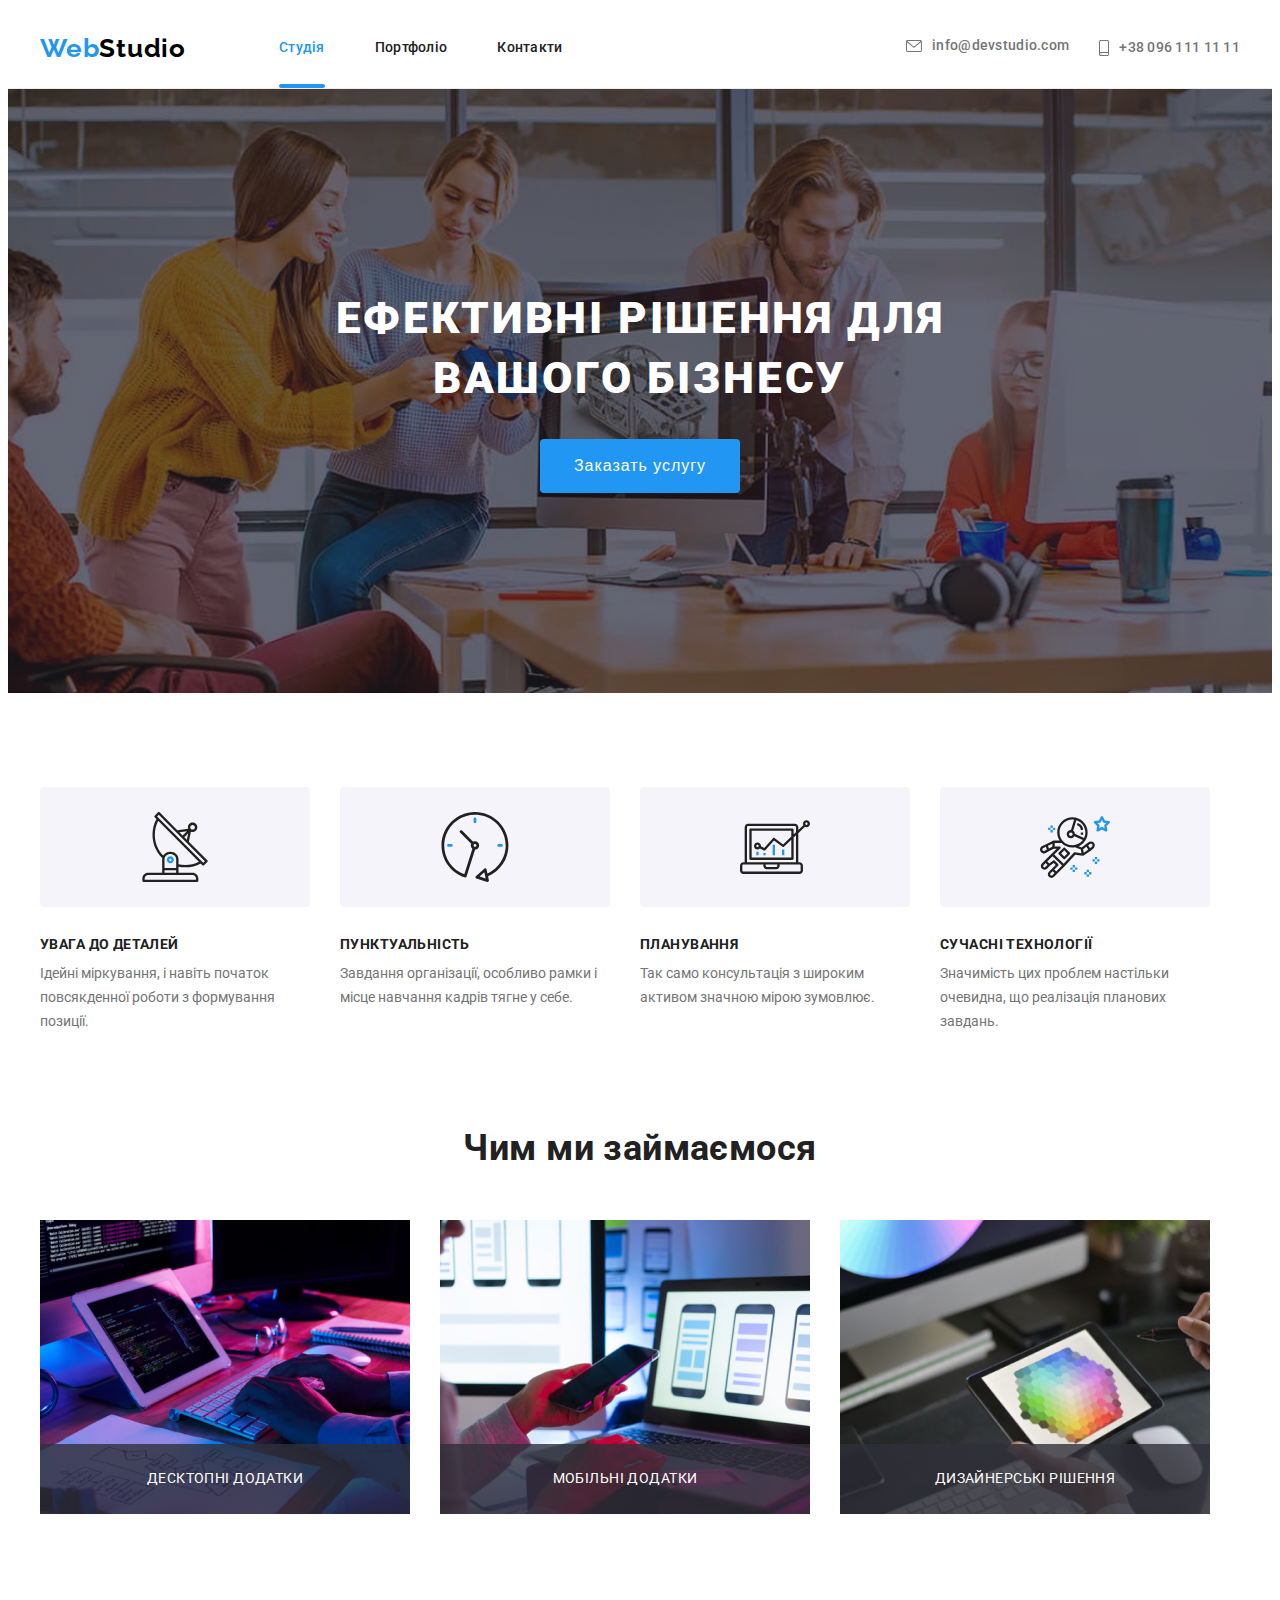
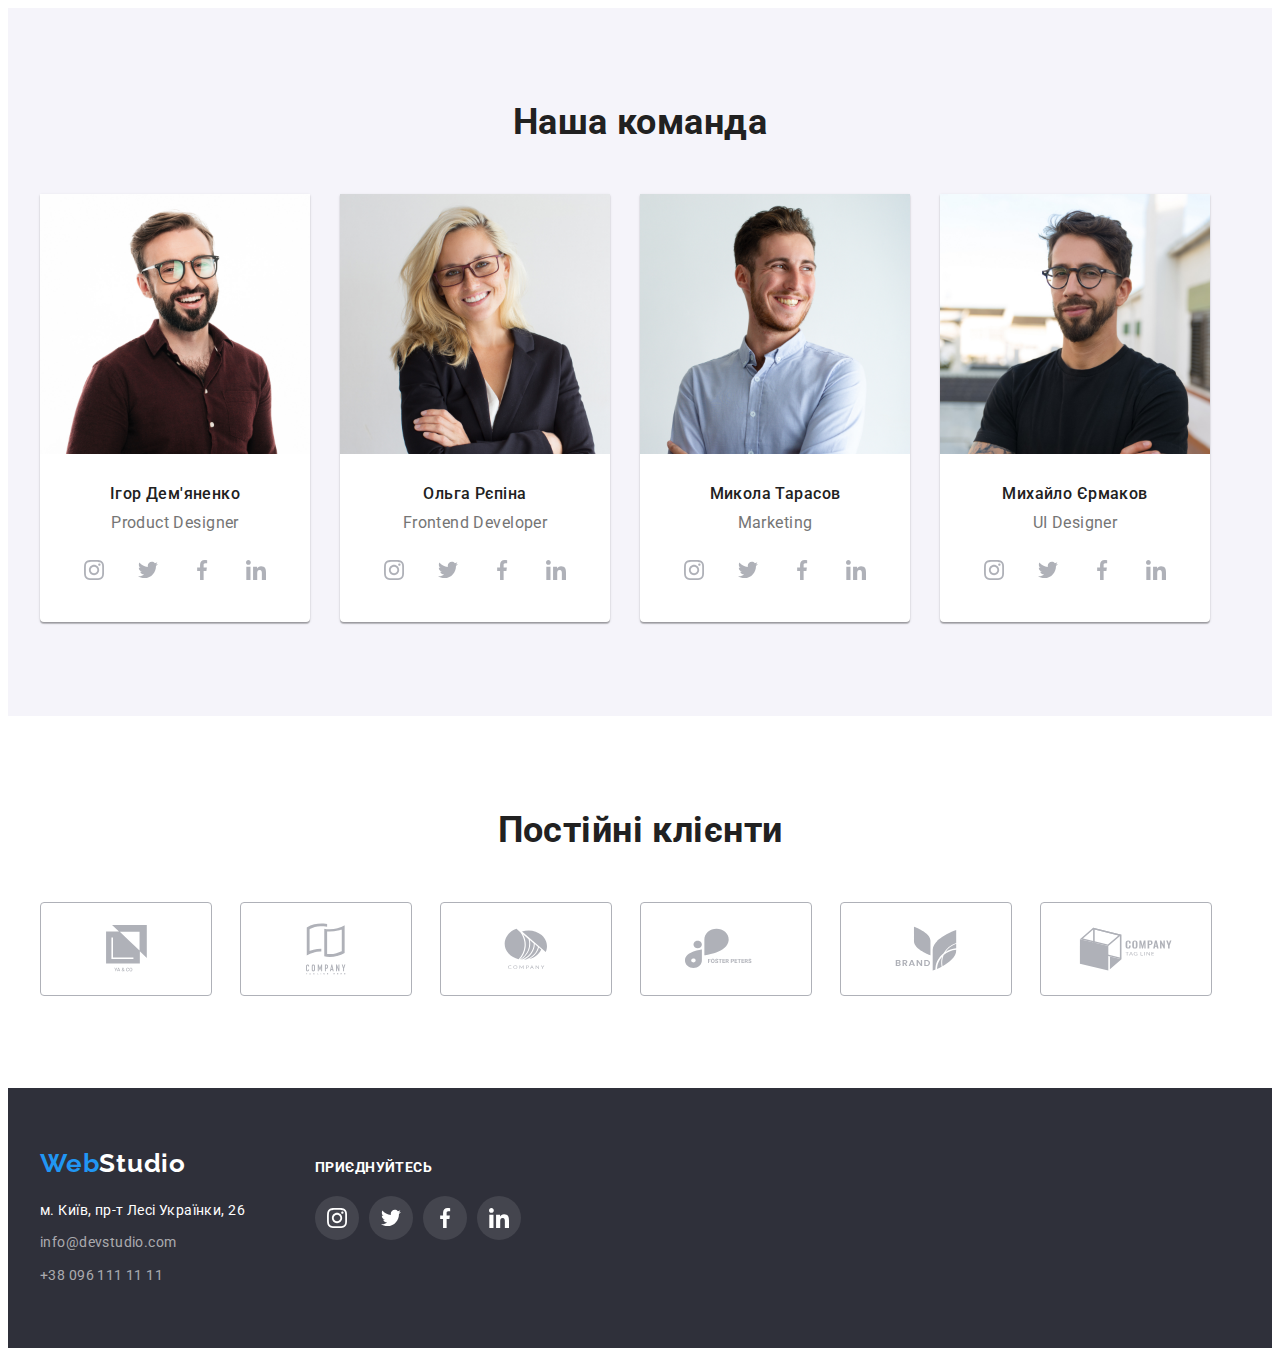
<file: index.html>
<!DOCTYPE html>
<html lang="uk">
  <head>
    <meta charset="UTF-8" />
    <meta http-equiv="X-UA-Compatible" content="IE=edge" />
    <meta name="viewport" content="width=device-width, initial-scale=1.0" />
    <title>WebStudio</title>
    <!--font famaly-->
    <link rel="preconnect" href="https://fonts.googleapis.com" />
    <link rel="preconnect" href="https://fonts.gstatic.com" crossorigin />
    <link
      href="https://fonts.googleapis.com/css2?family=Raleway:wght@700&family=Roboto:wght@400;500;700;900&display=swap"
      rel="stylesheet"
    />
    <link
      rel="stylesheet"
      href="https://cdnjs.cloudflare.com/ajax/libs/modern-normalize/1.1.0/modern-normalize.min.css"
      integrity="sha512-wpPYUAdjBVSE4KJnH1VR1HeZfpl1ub8YT/NKx4PuQ5NmX2tKuGu6U/JRp5y+Y8XG2tV+wKQpNHVUX03MfMFn9Q=="
      crossorigin="anonymous"
      referrerpolicy="no-referrer"
    />

    <!--style-->
    <link href="https://unpkg.com/aos@2.3.1/dist/aos.css" rel="stylesheet" />
    <link rel="stylesheet" href="./css/style.css" />
  </head>
  <body>
    <!--heder-->
    <header class="header">
      <div class="container nav-container">
        <nav class="header-nav">
          <a href="./index.html" class="heade-logo logo link"
            >Web<span class="header-accent">Studio</span></a
          >
          <ul class="header-nav-list list">
            <li class="header-nav-item">
              <a class="header-nav-link link current" href="">Студія</a>
            </li>
            <li class="header-nav-item">
              <a class="header-nav-link link .current" href="./portfolio.html"
                >Портфоліо</a
              >
            </li>
            <li class="header-nav-item">
              <a class="header-nav-link link" href="">Контакти</a>
            </li>
          </ul>
        </nav>

        <ul class="header-contacts list link">
          <li class="header-contacts-item">
            <a
              class="header-contacts-link link"
              href="mailto:info@devstudio.com"
            >
              <svg class="contact-icon" width="16" height="12">
                <use href="./images/icons.svg#icon-mail"></use>
              </svg>
              info@devstudio.com</a
            >
          </li>
          <li class="header-contacts-item">
            <a class="header-contacts-link link" href="tel:+380961111111"
              ><svg class="contact-icon" width="10" height="16">
                <use href="./images/icons.svg#icon-smartphone"></use>
              </svg>
              +38 096 111 11 11</a
            >
          </li>
        </ul>
      </div>
    </header>

    <!--hero-->
    <main>
      <section class="hero section">
        <div class="container">
          <h1 class="hero-title">Ефективні рішення для вашого бізнесу</h1>
          <button class="hero-btn" data-modal-open type="button">
            Заказать услугу
          </button>
        </div>
      </section>

      <!--benefits-->
      <section class="benefits section">
        <div class="container">
          <h2 class="visually-hidden">Переваги</h2>
          <ul class="benefits-list">
            <li class="benefits-item list">
              <div class="benefits-thumb">
                <svg class="benefits-icon" width="70" height="70">
                  <use href="./images/icons.svg#icon-antenna"></use>
                </svg>
              </div>
              <h3 class="benefits-title">УВАГА ДО ДЕТАЛЕЙ</h3>
              <p class="benefits-text">
                Ідейні міркування, і навіть початок повсякденної роботи з
                формування позиції.
              </p>
            </li>
            <li class="benefits-item list">
              <div class="benefits-thumb">
                <svg class="benefits-icon" width="70" height="70">
                  <use href="./images/icons.svg#icon-clock"></use>
                </svg>
              </div>
              <h3 class="benefits-title">ПУНКТУАЛЬНІСТЬ</h3>
              <p class="benefits-text">
                Завдання організації, особливо рамки і місце навчання кадрів
                тягне у себе.
              </p>
            </li>
            <li class="benefits-item list">
              <div class="benefits-thumb">
                <svg class="benefits-icon" width="70" height="70">
                  <use href="./images/icons.svg#icon-diagram"></use>
                </svg>
              </div>
              <h3 class="benefits-title">ПЛАНУВАННЯ</h3>
              <p class="benefits-text">
                Так само консультація з широким активом значною мірою зумовлює.
              </p>
            </li>
            <li class="benefits-item list">
              <div class="benefits-thumb">
                <svg class="benefits-icon" width="70" height="70">
                  <use href="./images/icons.svg#icon-astronaut"></use>
                </svg>
              </div>
              <h3 class="benefits-title">СУЧАСНІ ТЕХНОЛОГІЇ</h3>
              <p class="benefits-text">
                Значимість цих проблем настільки очевидна, що реалізація
                планових завдань.
              </p>
            </li>
          </ul>
        </div>
      </section>

      <!--activities-->
      <section class="activities section">
        <div class="container">
          <h2 class="section-title">Чим ми займаємося</h2>
          <ul class="activities-list list">
            <li class="activities-item">
              <img
                class="pictures"
                src="./images/img.jpg"
                alt="Ноутбук"
                width="370"
              />
              <div class="img-box">
                <p class="img-text">Десктопні додатки</p>
              </div>
            </li>
            <li class="activities-item">
              <img
                class="pictures"
                src="./images/img-2.jpg"
                alt="foto"
                width="370"
              />
              <div class="img-box">
                <p class="img-text">Мобільні додатки</p>
              </div>
            </li>
            <li class="activities-item">
              <img
                class="pictures"
                src="./images/img-3.jpg"
                alt="foto"
                width="370"
              />
              <div class="img-box">
                <p class="img-text">Дизайнерські рішення</p>
              </div>
            </li>
          </ul>
        </div>
      </section>

      <!--team-->
      <section class="team section">
        <div class="container">
          <h2 class="section-title">Наша команда</h2>
          <ul class="team-list">
            <li class="team-list-item list">
              <img
                class="pictures"
                src="./images/img-4.jpg"
                alt="Фото"
                width="270"
                height="260"
              />
              <div class="name-container">
                <h3 class="team-name">Ігор Дем'яненко</h3>
                <p class="team-list-post">Product Designer</p>
                <ul class="social-team-list">
                  <li class="social-team-item list">
                    <a class="social-team-link" href="">
                      <svg class="social-team-icon" width="20" height="20">
                        <use href="./images/icons.svg#icon-instagram"></use>
                      </svg>
                    </a>
                  </li>
                  <li class="social-team-item list">
                    <a class="social-team-link" href="">
                      <svg class="social-team-icon" width="20" height="20">
                        <use href="./images/icons.svg#icon-twitter"></use>
                      </svg>
                    </a>
                  </li>
                  <li class="social-team-item list">
                    <a class="social-team-link" href="">
                      <svg class="social-team-icon" width="20" height="20">
                        <use href="./images/icons.svg#icon-facebook"></use>
                      </svg>
                    </a>
                  </li>
                  <li class="social-team-item list">
                    <a class="social-team-link" href="">
                      <svg class="social-team-icon" width="20" height="20">
                        <use href="./images/icons.svg#icon-linkedin"></use>
                      </svg>
                    </a>
                  </li>
                </ul>
              </div>
            </li>
            <li class="team-list-item list">
              <img
                class="pictures"
                src="./images/img-5.jpg"
                alt="Фото"
                width="270"
                height="260"
              />
              <div class="name-container">
                <h3 class="team-name">Ольга Рєпіна</h3>
                <p class="team-list-post">Frontend Developer</p>
                <ul class="social-team-list">
                  <li class="social-team-item list">
                    <a class="social-team-link" href="">
                      <svg class="social-team-icon" width="20" height="20">
                        <use href="./images/icons.svg#icon-instagram"></use>
                      </svg>
                    </a>
                  </li>
                  <li class="social-team-item list">
                    <a class="social-team-link" href="">
                      <svg class="social-team-icon" width="20" height="20">
                        <use href="./images/icons.svg#icon-twitter"></use>
                      </svg>
                    </a>
                  </li>
                  <li class="social-team-item list">
                    <a class="social-team-link" href="">
                      <svg class="social-team-icon" width="20" height="20">
                        <use href="./images/icons.svg#icon-facebook"></use>
                      </svg>
                    </a>
                  </li>
                  <li class="social-team-item list">
                    <a class="social-team-link" href="">
                      <svg class="social-team-icon" width="20" height="20">
                        <use href="./images/icons.svg#icon-linkedin"></use>
                      </svg>
                    </a>
                  </li>
                </ul>
              </div>
            </li>
            <li class="team-list-item list">
              <img
                class="pictures"
                src="./images/img-6.jpg"
                alt="Фото"
                width="270"
                height="260"
              />
              <div class="name-container">
                <h3 class="team-name">Микола Тарасов</h3>
                <p class="team-list-post">Marketing</p>
                <ul class="social-team-list">
                  <li class="social-team-item list">
                    <a class="social-team-link" href="">
                      <svg class="social-team-icon" width="20" height="20">
                        <use href="./images/icons.svg#icon-instagram"></use>
                      </svg>
                    </a>
                  </li>
                  <li class="social-team-item list">
                    <a class="social-team-link" href="">
                      <svg class="social-team-icon" width="20" height="20">
                        <use href="./images/icons.svg#icon-twitter"></use>
                      </svg>
                    </a>
                  </li>
                  <li class="social-team-item list">
                    <a class="social-team-link" href="">
                      <svg class="social-team-icon" width="20" height="20">
                        <use href="./images/icons.svg#icon-facebook"></use>
                      </svg>
                    </a>
                  </li>
                  <li class="social-team-item list">
                    <a class="social-team-link" href="">
                      <svg class="social-team-icon" width="20" height="20">
                        <use href="./images/icons.svg#icon-linkedin"></use>
                      </svg>
                    </a>
                  </li>
                </ul>
              </div>
            </li>
            <li class="team-list-item list">
              <img
                class="pictures"
                src="./images/img-7.jpg"
                alt="Фото"
                width="270"
                height="260"
              />
              <div class="name-container">
                <h3 class="team-name">Михайло Єрмаков</h3>
                <p class="team-list-post">UI Designer</p>
                <ul class="social-team-list">
                  <li class="social-team-item list">
                    <a class="social-team-link" href="">
                      <svg class="social-team-icon" width="20" height="20">
                        <use href="./images/icons.svg#icon-instagram"></use>
                      </svg>
                    </a>
                  </li>
                  <li class="social-team-item list">
                    <a class="social-team-link" href="">
                      <svg class="social-team-icon" width="20" height="20">
                        <use href="./images/icons.svg#icon-twitter"></use>
                      </svg>
                    </a>
                  </li>
                  <li class="social-team-item list">
                    <a class="social-team-link" href="">
                      <svg class="social-team-icon" width="20" height="20">
                        <use href="./images/icons.svg#icon-facebook"></use>
                      </svg>
                    </a>
                  </li>
                  <li class="social-team-item list">
                    <a class="social-team-link" href="">
                      <svg class="social-team-icon" width="20" height="20">
                        <use href="./images/icons.svg#icon-linkedin"></use>
                      </svg>
                    </a>
                  </li>
                </ul>
              </div>
            </li>
          </ul>
        </div>
      </section>

      <!--clients-->
      <section class="section">
        <div class="container">
          <h2 class="section-title">Постійні клієнти</h2>
          <ul class="clients-list">
            <li class="client-item list">
              <a class="client-link" href="">
                <svg class="client-icon" width="41" height="46.7">
                  <use href="./images/icons.svg#icon-ya-co"></use>
                </svg>
              </a>
            </li>
            <li class="client-item list">
              <a class="client-link" href="">
                <svg class="client-icon" width="40" height="52">
                  <use href="./images/icons.svg#icon-comp-taghere"></use>
                </svg>
              </a>
            </li>
            <li class="client-item list">
              <a class="client-link" href="">
                <svg class="client-icon" width="43.46" height="41.18">
                  <use href="./images/icons.svg#icon-company"></use>
                </svg>
              </a>
            </li>
            <li class="client-item list">
              <a class="client-link" href="">
                <svg class="client-icon" width="84.44" height="40.62">
                  <use href="./images/icons.svg#icon-foster"></use>
                </svg>
              </a>
            </li>
            <li class="client-item list">
              <a class="client-link" href="">
                <svg class="client-icon" width="62.54" height="45.43">
                  <use href="./images/icons.svg#icon-brand"></use>
                </svg>
              </a>
            </li>
            <li class="client-item list">
              <a class="client-link" href="">
                <svg class="client-icon" width="93.79" height="43.93">
                  <use href="./images/icons.svg#icon-companytag"></use>
                </svg>
              </a>
            </li>
          </ul>
        </div>
      </section>
    </main>

    <!--footer-->
    <footer class="footer">
      <div class="container footer-container">
        <div class="address-container">
          <a class="footer-logo logo link" href="./index.html"
            >Web<span class="footer-accent">Studio</span></a
          >
          <address class="footer-address">
            <ul class="footer-address-list">
              <li class="footer-address-item list">
                <a
                  class="footer-address-link link"
                  href="https://goo.gl/maps/AXnockbYnUThMcNM7"
                  target="_blank"
                  rel="noopener noreferrer"
                  >м. Київ, пр-т Лесі Українки, 26</a
                >
              </li>
              <li class="footer-contacts-item list">
                <a
                  class="footer-contacts-link link"
                  href="mailto:info@devstudio.com"
                  >info@devstudio.com</a
                >
              </li>
              <li class="footer-contacts-item list">
                <a class="footer-contacts-link link" href="tel:+380961111111"
                  >+38 096 111 11 11</a
                >
              </li>
            </ul>
          </address>
        </div>

        <div class="soc-container">
          <h2 class="social-title">приєднуйтесь</h2>
          <ul class="social-list">
            <li class="social-item list">
              <a class="social-link" href="">
                <svg class="soc-icon" width="20" height="20">
                  <use href="./images/icons.svg#icon-instagram"></use>
                </svg>
              </a>
            </li>
            <li class="social-item list">
              <a class="social-link" href="">
                <svg class="soc-icon" width="20" height="20">
                  <use href="./images/icons.svg#icon-twitter"></use>
                </svg>
              </a>
            </li>
            <li class="social-item list">
              <a class="social-link" href="">
                <svg class="soc-icon" width="20" height="20">
                  <use href="./images/icons.svg#icon-facebook"></use>
                </svg>
              </a>
            </li>
            <li class="social-item list">
              <a class="social-link" href="">
                <svg class="soc-icon" width="20" height="20">
                  <use href="./images/icons.svg#icon-linkedin"></use>
                </svg>
              </a>
            </li>
          </ul>
        </div>
      </div>
    </footer>

    <!--modal-->
    <div class="backdrop is-hidden" data-modal>
      <div class="modal">
        <button type="button" class="modal-btn" data-modal-close>
          <svg class="modal-icon" width="18" height="18">
            <use href="./images/icons.svg#icon-close"></use>
          </svg>
        </button>
      </div>
    </div>
    <script src="./js/modal.js"></script>
    <script src="https://unpkg.com/aos@2.3.1/dist/aos.js"></script>
    <script>
      AOS.init();
    </script>
  </body>
</html>
</file>
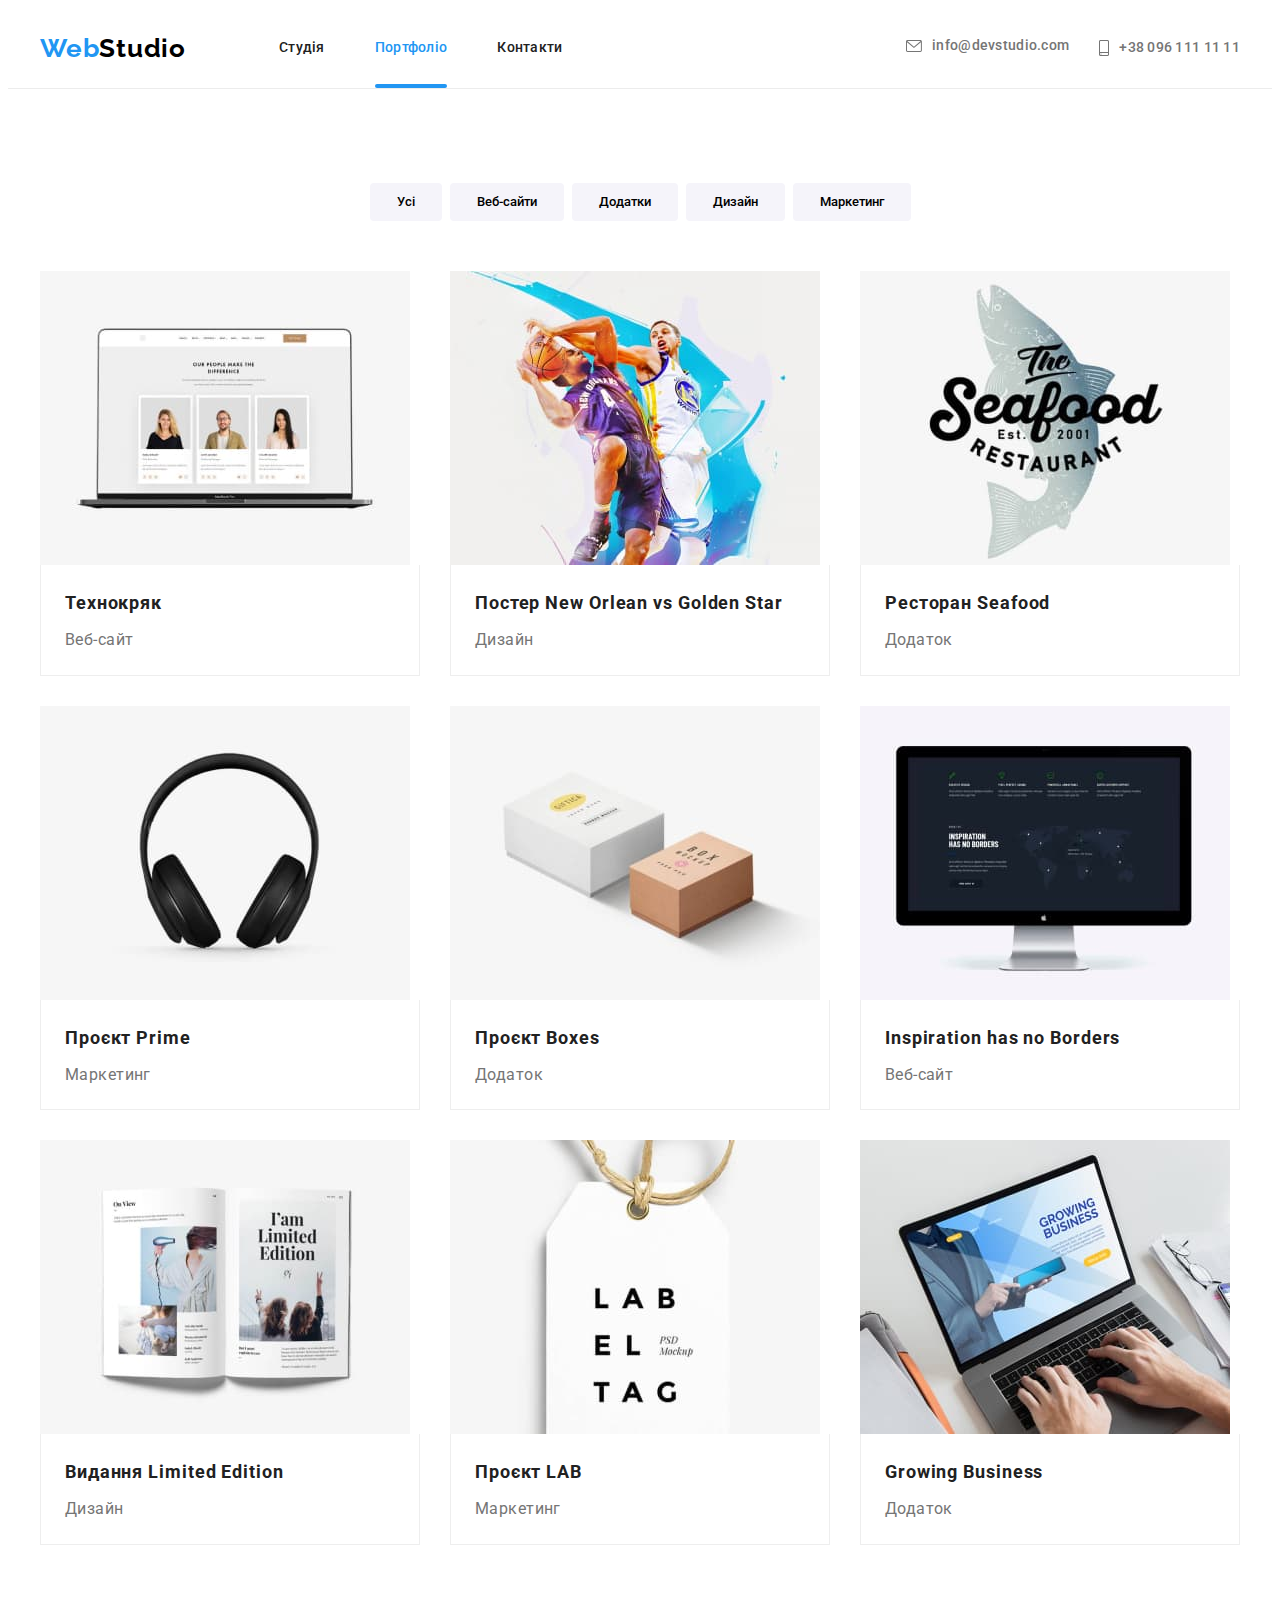
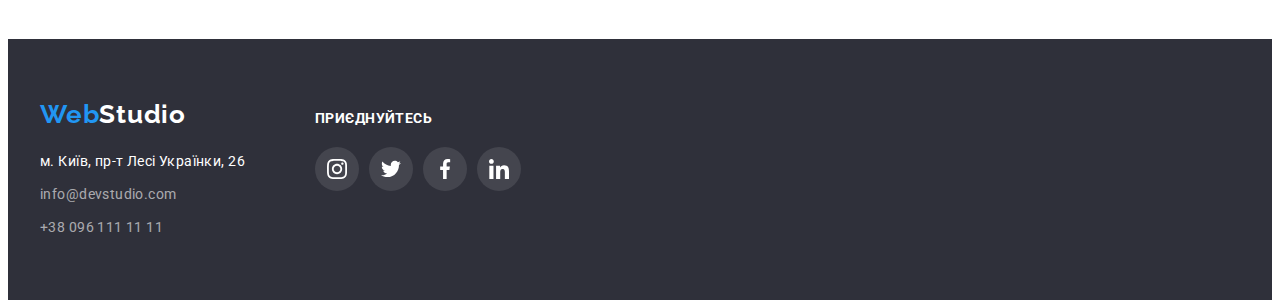
<file: portfolio.html>
<!DOCTYPE html>
<html lang="uk">
  <head>
    <meta charset="UTF-8" />
    <meta http-equiv="X-UA-Compatible" content="IE=edge" />
    <meta name="viewport" content="width=device-width, initial-scale=1.0" />
    <title>WebStudio</title>
    <!--font famaly-->
    <link rel="preconnect" href="https://fonts.googleapis.com" />
    <link rel="preconnect" href="https://fonts.gstatic.com" crossorigin />
    <link
      href="https://fonts.googleapis.com/css2?family=Raleway:wght@700&family=Roboto:wght@400;500;700;900&display=swap"
      rel="stylesheet"
    />
    <link
      rel="stylesheet"
      href="https://cdnjs.cloudflare.com/ajax/libs/modern-normalize/1.1.0/modern-normalize.min.css"
      integrity="sha512-wpPYUAdjBVSE4KJnH1VR1HeZfpl1ub8YT/NKx4PuQ5NmX2tKuGu6U/JRp5y+Y8XG2tV+wKQpNHVUX03MfMFn9Q=="
      crossorigin="anonymous"
      referrerpolicy="no-referrer"
    />

    <!--style-->
    <link rel="stylesheet" href="./css/style.css" />
  </head>
  <body>
    <!--heder-->
    <header class="header">
      <div class="container nav-container">
        <nav class="header-nav">
          <a href="./index.html" class="heade-logo logo link"
            >Web<span class="header-accent">Studio</span></a
          >
          <ul class="header-nav-list list">
            <li class="header-nav-item">
              <a class="header-nav-link link" href="./index.html">Студія</a>
            </li>
            <li class="header-nav-item">
              <a class="header-nav-link link current" href="./portfolio.html"
                >Портфоліо</a
              >
            </li>
            <li class="header-nav-item">
              <a class="header-nav-link link" href="">Контакти</a>
            </li>
          </ul>
        </nav>
        <ul class="header-contacts list link">
          <li class="header-contacts-item">
            <a
              class="header-contacts-link link"
              href="mailto:info@devstudio.com"
            >
              <svg class="contact-icon" width="16" height="12">
                <use href="./images/icons.svg#icon-mail"></use>
              </svg>
              info@devstudio.com</a
            >
          </li>
          <li class="header-contacts-item">
            <a class="header-contacts-link link" href="tel:+380961111111"
              ><svg class="contact-icon" width="10" height="16">
                <use href="./images/icons.svg#icon-smartphone"></use>
              </svg>
              +38 096 111 11 11</a
            >
          </li>
        </ul>
        </div>
      </div>
    </header>

    <!--main-->
    <main>
      <section class="portfolio section">
        <div class="container">
          <h1 class="visually-hidden">Фільтр</h1>
          <ul class="btn-list list">
            <li class="btn-item">
              <button class="portfolio-btn" type="button">Усі</button>
            </li>
            <li class="btn-item">
              <button class="portfolio-btn" type="button">Веб-сайти</button>
            </li>
            <li class="btn-item">
              <button class="portfolio-btn" type="button">Додатки</button>
            </li>
            <li class="btn-item">
              <button class="portfolio-btn" type="button">Дизайн</button>
            </li>
            <li class="btn-item">
              <button class="portfolio-btn" type="button">Маркетинг</button>
            </li>
          </ul>
          <ul class="portfolio-list list">
            <li class="portfolio-item">
              <a href="#" class="portfolio-link link">
                <div class="pictures-box">
                  <img
                  class="pictures"
                  src="./images/img-notebook.jpg"
                  alt="notebook"
                  width="370"
                  height="294"
                />
                <p class="pic-top-text">
                  Ресурс пропонує комплексні пропозиції 
                  з різним рівнем функціоналу та сервісів. 
                  Все це дозволить відвідувачу отримати вичерпні 
                  відомості про компанію чи приватну особу.</p>
                </div>                
                <div class="pic-container">
                  <h2 class="portfolio-list-title">Технокряк</h2>
                  <p class="portfolio-list-post">Веб-сайт</p>
                </div>
              </a>
            </li>
            <li class="portfolio-item">
              <a class="portfolio-link link" href="">
                <div class="pictures-box">
                  <img
                  class="pictures"
                  src="./images/img-bb.jpg"
                  alt="poster"
                  width="370"
                  height="294"
                />
                <p class="pic-top-text">
                  Ресурс пропонує комплексні пропозиції 
                  з різним рівнем функціоналу та сервісів. 
                  Все це дозволить відвідувачу отримати вичерпні 
                  відомості про компанію чи приватну особу.</p>
                </div>                
                <div class="pic-container">
                  <h2 class="portfolio-list-title">
                    Постер New Orlean vs Golden Star
                  </h2>
                  <p class="portfolio-list-post">Дизайн</p>
                </div>
              </a>
            </li>
            <li class="portfolio-item">
              <a class="portfolio-link link" href="">
                <div class="pictures-box">
                  <img
                  class="pictures"
                  src="./images/img-fish.jpg"
                  alt="Restoran-poster"
                  width="370"
                  height="294"
                />
                <p class="pic-top-text">
                  Ресурс пропонує комплексні пропозиції 
                  з різним рівнем функціоналу та сервісів. 
                  Все це дозволить відвідувачу отримати вичерпні 
                  відомості про компанію чи приватну особу.</p>
                </div>                
                <div class="pic-container">
                  <h2 class="portfolio-list-title">Ресторан Seafood</h2>
                  <p class="portfolio-list-post">Додаток</p>
                </div>
              </a>
            </li>
            <li class="portfolio-item">
              <a class="portfolio-link link" href="">
                <div class="pictures-box">
                  <img
                  class="pictures"
                  src="./images/img-earpieces.jpg"
                  alt="Наушники"
                  width="370"
                  height="294"
                />
                <p class="pic-top-text">
                  Ресурс пропонує комплексні пропозиції 
                  з різним рівнем функціоналу та сервісів. 
                  Все це дозволить відвідувачу отримати вичерпні 
                  відомості про компанію чи приватну особу.</p>
                </div>
                
                <div class="pic-container">
                  <h2 class="portfolio-list-title">Проєкт Prime</h2>
                  <p class="portfolio-list-post">Маркетинг</p>
                </div>
              </a>
            </li>
            <li class="portfolio-item">
              <a class="portfolio-link link" href="">
                <div class="pictures-box">
                  <img
                  class="pictures"
                  src="./images/img-box.jpg"
                  alt="Boxes"
                  width="370"
                  height="294"
                />
                <p class="pic-top-text">
                  Ресурс пропонує комплексні пропозиції 
                  з різним рівнем функціоналу та сервісів. 
                  Все це дозволить відвідувачу отримати вичерпні 
                  відомості про компанію чи приватну особу.</p>
                </div>
                
                <div class="pic-container">
                  <h2 class="portfolio-list-title">Проєкт Boxes</h2>
                  <p class="portfolio-list-post">Додаток</p>
                </div>
              </a>
            </li>
            <li class="portfolio-item">
              <a class="portfolio-link link" href="">
                <div class="pictures-box">
                  <img
                  class="pictures"
                  src="./images/img-monitor.jpg"
                  alt="Веб-сайт"
                  width="370"
                  height="294"
                />
                <p class="pic-top-text">
                  Ресурс пропонує комплексні пропозиції 
                  з різним рівнем функціоналу та сервісів. 
                  Все це дозволить відвідувачу отримати вичерпні 
                  відомості про компанію чи приватну особу.</p>
                </div>
                
                <div class="pic-container">
                  <h2 class="portfolio-list-title">
                    Inspiration has no Borders
                  </h2>
                  <p class="portfolio-list-post">Веб-сайт</p>
                </div>
              </a>
            </li>
            <li class="portfolio-item">
              <a class="portfolio-link link" href="">
                <div class="pictures-box">
                  <img
                  class="pictures"
                  src="./images/img-book.jpg"
                  alt="book"
                  width="370"
                  height="294"
                />
                <p class="pic-top-text">
                  Ресурс пропонує комплексні пропозиції 
                  з різним рівнем функціоналу та сервісів. 
                  Все це дозволить відвідувачу отримати вичерпні 
                  відомості про компанію чи приватну особу.</p>
                </div>
                
                <div class="pic-container">
                  <h2 class="portfolio-list-title">Видання Limited Edition</h2>
                  <p class="portfolio-list-post">Дизайн</p>
                </div>
              </a>
            </li>
            <li class="portfolio-item">
              <a class="portfolio-link link" href="">
                <div class="pictures-box">
                  <img
                  class="pictures"
                  src="./images/img-label.jpg"
                  alt="label"
                  width="370"
                  height="294"
                />
                <p class="pic-top-text">
                  Ресурс пропонує комплексні пропозиції 
                  з різним рівнем функціоналу та сервісів. 
                  Все це дозволить відвідувачу отримати вичерпні 
                  відомості про компанію чи приватну особу.</p>
                </div>
                
                <div class="pic-container">
                  <h2 class="portfolio-list-title">Проєкт LAB</h2>
                  <p class="portfolio-list-post">Маркетинг</p>
                </div>
              </a>
            </li>
            <li class="portfolio-item">
              <a class="portfolio-link link" href="">
                <div class="pictures-box">
                  <img
                  class="pictures"
                  src="./images/img-laptop.jpg"
                  alt="laptop"
                  width="370"
                  height="294"
                />
                <p class="pic-top-text">
                  Ресурс пропонує комплексні пропозиції 
                  з різним рівнем функціоналу та сервісів. 
                  Все це дозволить відвідувачу отримати вичерпні 
                  відомості про компанію чи приватну особу.</p>
                </div>
                
                <div class="pic-container">
                  <h2 class="portfolio-list-title">Growing Business</h2>
                  <p class="portfolio-list-post">Додаток</p>
                </div>
              </a>
            </li>
          </ul>
        </div>
      </section>
    </main>

    <!--footer-->
    <footer class="footer">
      <div class="container footer-container">
        <div class="address-container">
          <a class="footer-logo logo link" href="./index.html"
            >Web<span class="footer-accent">Studio</span></a
          >
          <address class="footer-address">
            <ul class="footer-address-list">
              <li class="footer-address-item list">
                <a
                  class="footer-address-link link"
                  href="https://goo.gl/maps/AXnockbYnUThMcNM7"
                  target="_blank"
                  rel="noopener noreferrer"
                  >м. Київ, пр-т Лесі Українки, 26</a
                >
              </li>
              <li class="footer-contacts-item list">
                <a
                  class="footer-contacts-link link"
                  href="mailto:info@devstudio.com"
                  >info@devstudio.com</a
                >
              </li>
              <li class="footer-contacts-item list">
                <a class="footer-contacts-link link" href="tel:+380961111111"
                  >+38 096 111 11 11</a
                >
              </li>
            </ul>
          </address>
        </div>

        <div class="soc-container">
          <h2 class="social-title">приєднуйтесь</h2>
          <ul class="social-list">
            <li class="social-item list">
              <a class="social-link" href="">
                <svg class="soc-icon" width="20" height="20">
                  <use href="./images/icons.svg#icon-instagram"></use>
                </svg>
              </a>
            </li>
            <li class="social-item list">
              <a class="social-link" href="">
                <svg class="soc-icon" width="20" height="20">
                  <use href="./images/icons.svg#icon-twitter"></use>
                </svg>
              </a>
            </li>
            <li class="social-item list">
              <a class="social-link" href="">
                <svg class="soc-icon" width="20" height="20">
                  <use href="./images/icons.svg#icon-facebook"></use>
                </svg>
              </a>
            </li>
            <li class="social-item list">
              <a class="social-link" href="">
                <svg class="soc-icon" width="20" height="20">
                  <use href="./images/icons.svg#icon-linkedin"></use>
                </svg>
              </a>
            </li>
          </ul>
        </div>
      </div>
    </footer>
  </body>
</html>
</file>
<file: css/style.css>
:root {
  --primary-text-color: #757575;
  --title-text-color: #212121;
  --btn-color: #2196F3;
  --background-color: #ffffff; 
  --company-color: #AFB1B8
}

p,
h1,
h2,
h3,
h4,
h5,
h6
{
margin: 0;
}

ul {
  margin: 0;
  padding-left: 0;
} 

body {
  background-color: var(--background-color);
  font-family: "Roboto", sans-serif;
  letter-spacing: 0.03em;
  font-size: 14px;
  color: var(--title-text-color);  
}

.link {
  text-decoration: none;
}

.list {
  list-style: none;
}

.container {
  width: 1200px;
  padding-left: 15px;
  padding-right: 15px;
  margin: 0 auto;   
}

.section {
  padding-top: 94px;
  padding-bottom: 94px;
}



.visually-hidden {
  position: absolute;
  white-space: nowrap;
  width: 1px;
  height: 1px;
  overflow: hidden;
  border: 0;
  padding: 0;
  clip: rect(0 0 0 0);
  clip-path: inset(50%);
  margin: -1px;
}

.logo {
    font-family: "Raleway", sans-serif;
    font-style: normal;
    font-weight: 700;
    font-size: 26px;
    line-height: 1.19;
    letter-spacing: 0.03em;
}

.section-title {    
    font-size: 36px;
    line-height: 1.16;
    text-align: center; 
    margin-bottom: 50px;
}

.pictures{
  display: block;
  max-width: 100%;
  height: auto;
}




/* --------------HEADER--------------- */

.header {  
  border-bottom: 1px solid #ECECEC; 
  box-sizing: border-box;
  /* padding-top: 24px;
  padding-bottom: 25px; */
}

.nav-container {
  display: flex;
  align-items: center;
}

.header-nav {   
  display: flex;
  align-items: center;
}

.heade-logo {  
  color: var(--btn-color);   
  margin-right: 93px;  
}

.header-accent {
  color: #000000;  
}

.header-nav-list{
  padding-top: 32px, 0;
  display: flex;
  align-items: center;
  gap: 50px;
  }

.contacts-container {
  margin-left: auto;
}

.header-contacts {
  display: flex;
}

.header-nav-item {
  position: relative;
  display: flex;
}

.header-nav-link {
  font-weight: 500;  
  line-height: 1.14;
  letter-spacing: 0.02em;
  color: var(--title-text-color);
  padding-top: 32px;
  padding-bottom: 32px;

  transition: color;
  transition-duration: 250ms;
  transition-timing-function: cubic-bezier(0.4, 0, 0.2, 1);
}

.contact-icon {
  fill: currentColor;
  align-items: center;
}


.header-nav-link:hover,
.header-nav-link:focus,
.current {
  color: var(--btn-color);
}

.current::after {
  content: '';
  position: absolute;
  bottom: 0;
  left: 0;
  width: 100%;
  height: 4px;
  background-color: var(--btn-color);
  border-radius: 4px;
}


.header-contacts {
  margin-left: auto;
  gap: 30px;
}

.header-contacts-link {
  font-weight: 500;  
  line-height: 1.14px;
  letter-spacing: 0.02em;
  color: var(--primary-text-color);
  display: flex;
  text-decoration: none;
  align-items: center;
  gap: 10px;

  transition: color;
  transition-duration: 250ms;
  transition-timing-function: cubic-bezier(0.4, 0, 0.2, 1);
}

.contact-icon:hover,
.contact-icon:focus,
.header-contacts-link:hover,
.header-contacts-link:focus {
  color: var(--btn-color);
}




/* --------------HERO--------------- */

.hero {
  padding: 200px 0;
  background-color: #2F303A;
  text-align: center;  
  background-image: linear-gradient(rgba(47, 48, 58, 0.4), 
  rgba(47, 48, 58, 0.4)), url(../images/Hero-pic.jpg);
  background-repeat: no-repeat;
  background-position: center;
  background-size: cover;
  max-width: 1600px;
  margin: 0 auto;
}

.hero-title {
  font-weight: 900;
  font-size: 44px;
  line-height: 1.36;
  text-align: center;
  letter-spacing: 0.06em;
  text-transform: uppercase;
  color: var(--background-color);  
  margin: auto;
  margin-bottom: 30px;
  width: 696px;
}

.hero-btn {  
  font-size: 16px;
  line-height: 1.87;
  display: flex;
  align-items: center;
  text-align: center;
  letter-spacing: 0.06em;
  color: var(--background-color);
  background-color: var(--btn-color);
  cursor: pointer;
  padding: 10px 32px;
  border-radius: 4px;
  border-color: transparent;  
  margin: auto;
  min-width: 160px;
}

/* --------------BENEFITS--------------- */

.benefits {  
}

.benefits-list {
  display: flex;
  gap: 30px;
}

.benefits-item {
  width: 270px;
}

.benefits-thumb {
  display: flex;
  align-items: center;
  justify-content: center;  
  height: 120px;
  background-color: #F5F4FA;
  margin-bottom: 30px;
  border-radius: 4px;
}


.benefits-title {
  font-size: 14px;
  line-height: 1.14;  
  text-transform: uppercase;  
  margin-bottom: 10px;
}

.benefits-text {  
  line-height: 1.71;  
  color: var(--primary-text-color);
  letter-spacing: normal;
}

/* --------------ACTIVITIES--------------- */

.activities {
  padding-top: 0;
}

.activities-item {
  position: relative;
  display: flex;
}


.activities-list {
  display: flex;  
  gap: 30px;
}

.img-box {
  display: flex;
  position: absolute;
  bottom: 0;
  width: 370px;
  height: 70px;
  justify-content: center;
  align-items: center;
  background-color: rgba(47, 48, 58, 0.8);
}

.img-text {   
  line-height: 1.42;
  text-align: center;  
  text-transform: uppercase;
  color: var(--background-color);
}

/* --------------TEAM-------------- */


.team {  
  background-color: #F5F4FA;
}


.team-list {
  display: flex;
  gap: 30px;
}

.team-list-item {  
  box-shadow: 0px 1px 3px rgba(0, 0, 0, 0.12), 
  0px 1px 1px rgba(0, 0, 0, 0.14), 
  0px 2px 1px rgba(0, 0, 0, 0.2);
  border-radius: 0px 0px 4px 4px;
  background-color: var(--background-color);
}

.name-container {
  padding: 30px 0;
}

.team-name {
  font-weight: 500;
  font-size: 16px;
  line-height: 1.19;
  margin-bottom: 10px;  
  text-align: center;
}

.team-list-post {
  font-size: 16px;
  line-height: 1.19;  
  color: var(--primary-text-color);
  text-align: center;
  margin-bottom: 16px;
}

.social-team-list {
  display: flex;
  gap: 10px;
  justify-content: center;
}

.social-team-link {
  display: flex;
  align-items: center;
  justify-content: center;
  width: 44px;
  height: 44px;
  border-radius: 50%;
  background-color: rgba(255, 255, 255, 0.1);

  transition-property: background-color;
  transition-duration: 250ms;
  transition-timing-function: cubic-bezier(0.4, 0, 0.2, 1); 
}

.social-team-icon {
  fill: var(--company-color);
  transition-property: fill;
  transition-duration: 250ms;
  transition-timing-function: cubic-bezier(0.4, 0, 0.2, 1);
}

.social-team-link:hover,
.social-team-link:focus {
  background-color: var(--btn-color);
}

.social-team-link:hover .social-team-icon,
.social-team-link:focus .social-team-icon {
  fill: var(--background-color);
}

/* --------------CLIENTS--------------- */

.section-title {
  margin-bottom: 50px;
  
}

.clients-list {
  display: flex;
  gap: 30px;
}

.client-item {
  width: 170px;
  height: 92px;    
}

.client-link {
  display: flex;
  align-items: center;
  justify-content: center;    
  width: 100%;
  height: 100%;    
  color: var(--company-color);
  border: 1px solid var(--company-color);
  border-radius: 4px;

  transition-property: color, border;
  transition-duration: 250ms;
  transition-timing-function: cubic-bezier(0.4, 0, 0.2, 1);
}

.client-link:hover,
.client-link:focus {
  color: var(--btn-color);
  border: 1px solid var(--btn-color);
}

.client-icon {  
  fill: currentColor;
}

/* --------------PORTFOLIO--------------- */
.btn-list {
  display: flex;
  justify-content: center;
  margin-bottom: 50px;
  gap: 8px;
}

.portfolio-btn {
  font-weight: 500;
  line-height: 1.63;
  text-align: center;  
  background-color: #F5F4FA;
  cursor: pointer;  
  font-family: inherit;
  border-color: transparent;
  border-radius: 4px;
  padding: 6px 25px;
  
  transition-property: color, background-color, box-shadow;
  transition-duration: 250ms;
  transition-timing-function: cubic-bezier(0.4, 0, 0.2, 1);
  }



  .portfolio-btn:hover,
  .portfolio-btn:focus {
  color: var(--btn-color);
  background-color: var(--btn-color);
  color: var(--background-color);
  cursor: pointer;  
  box-shadow: 0px 3px 1px rgba(0, 0, 0, 0.1), 
  0px 1px 2px rgba(0, 0, 0, 0.08), 
  0px 2px 2px rgba(0, 0, 0, 0.12);
  }



.portfolio-item {
  width: calc((100% - 60px) / 3);    
}

.portfolio-item:hover .pic-top-text {
  transform: translateY(0);
}

.pictures-box {
  position: relative;
  overflow: hidden;
}

.pic-top-text {
  position: absolute;
  top: 0;
  left: 0;
  color: var(--background-color);  
  font-size: 18px;
  line-height: 1.55;
  background-color: rgba(33, 150, 243, 0.9);
  padding: 63px 24px;
  height: 100%;
  transform: translateY(100%);
  transition: transform 250ms cubic-bezier(0.4, 0, 0.2, 1); 
}

.portfolio-link {
  transition-property: box-shadow;
  transition-duration: 250ms;
  transition-timing-function: cubic-bezier(0.4, 0, 0.2, 1);
}

.portfolio-link:hover,
.portfolio-link:focus {
  display: block;
  box-shadow: 0px 1px 1px rgba(0, 0, 0, 0.12),
  0px 4px 4px rgba(0, 0, 0, 0.06),
  1px 4px 6px rgba(0, 0, 0, 0.16);
}



.pic-container {   
  border-left: 1px solid #EEEEEE;
  border-right: 1px solid #EEEEEE;
  border-bottom: 1px solid #EEEEEE;  
  padding: 20px 24px;  
}

  .portfolio-list {
  display: flex;
  flex-wrap: wrap; 
  gap: 30px;
}

  .portfolio-list-title {
  font-size: 18px;
  line-height: 2;
  letter-spacing: 0.05em;
  color: var(--title-text-color);
  margin-bottom: 4px;   
  width: 322px;
}

.portfolio-list-post {
  font-style: normal;
  font-size: 16px;
  line-height: 1.87;
  color: var(--primary-text-color);
}

/* --------------FOOTER--------------- */

.footer {
  background-color: #2f303a;  
  padding-top: 60px;
  padding-bottom: 60px;
} 


.footer-logo {
  color: var(--btn-color);  
}

.footer-accent {
  color: var(--background-color);
}

.footer-address {
  margin-top: 20px;
}


.footer-contacts-item {
  margin-top: 9px;
}
.footer-address-link {
  font-style: normal;  
  line-height: 1.71;  
  color: var(--background-color);
}

.footer-contacts-link {
  font-style: normal;  
  line-height: 1.71;  
  color: rgba(255, 255, 255, 0.6);

  transition-property: color;
  transition-duration: 250ms;
  transition-timing-function: cubic-bezier(0.4, 0, 0.2, 1);
}

.footer-contacts-link:hover,
.footer-contacts-link:focus {
  color: var(--btn-color);
}

.footer-container {
  display: flex;
  align-items: baseline;
}

.soc-container {
  margin-left: 70px;
}

.social-title {  
  font-size: 14px;
  line-height: 1.14;
  letter-spacing: 0.03em;
  text-transform: uppercase;
  margin-bottom: 20px;
  color: var(--background-color);
  }

.social-list {
  display: flex;  
  gap: 10px;
}


.social-link {
  display: flex;
  align-items: center;
  justify-content: center;
  width: 44px;
  height: 44px;
  border-radius: 50%;
  background-color: rgba(255, 255, 255, 0.1);

  transition-property: background-color;
  transition-duration: 250ms;
  transition-timing-function: cubic-bezier(0.4, 0, 0.2, 1);
}

.soc-icon {
  fill: var(--background-color);
}

.social-link:hover,
.social-link:focus {
  background-color: var(--btn-color);
}

.backdrop {
  position: fixed;
  top: 0;
  width: 100%;
  height: 100%;
  background-color: rgba(0, 0, 0, 0.2);
  transition: opacity 250ms linear, visibility 250ms linear;
}

.modal {
  width: 528px;
  min-height: 581px;
  background-color: var(--background-color);    
  position: fixed;
  top: 50%;
  left: 50%;
  transform: translate(-50%, -50%);
  box-shadow: 0px 1px 3px rgba(0, 0, 0, 0.12), 
  0px 1px 1px rgba(0, 0, 0, 0.14), 
  0px 2px 1px rgba(0, 0, 0, 0.2);
  border-radius: 4px;
  transform: translate(-50%, -50%) scaleX(1);
  transition: transform 250ms linear;
}

.backdrop.is-hidden .modal {
  transform: translate(-50%, -50%) scaleX(0);
}

.modal-btn {
  width: 30px;
  height: 30px;  
  border: 1px solid rgba(0, 0, 0, 0.1);
  border-radius: 50%;
  background-color: transparent;
  position: absolute;
  right: 8px;
  top: 8px;
  display: flex;
  align-items: center;
  justify-content: center;
  padding: 0;
  cursor: pointer;
}

.is-hidden {
  opacity: 0;
  visibility: hidden;
  pointer-events: none;
}
</file>
